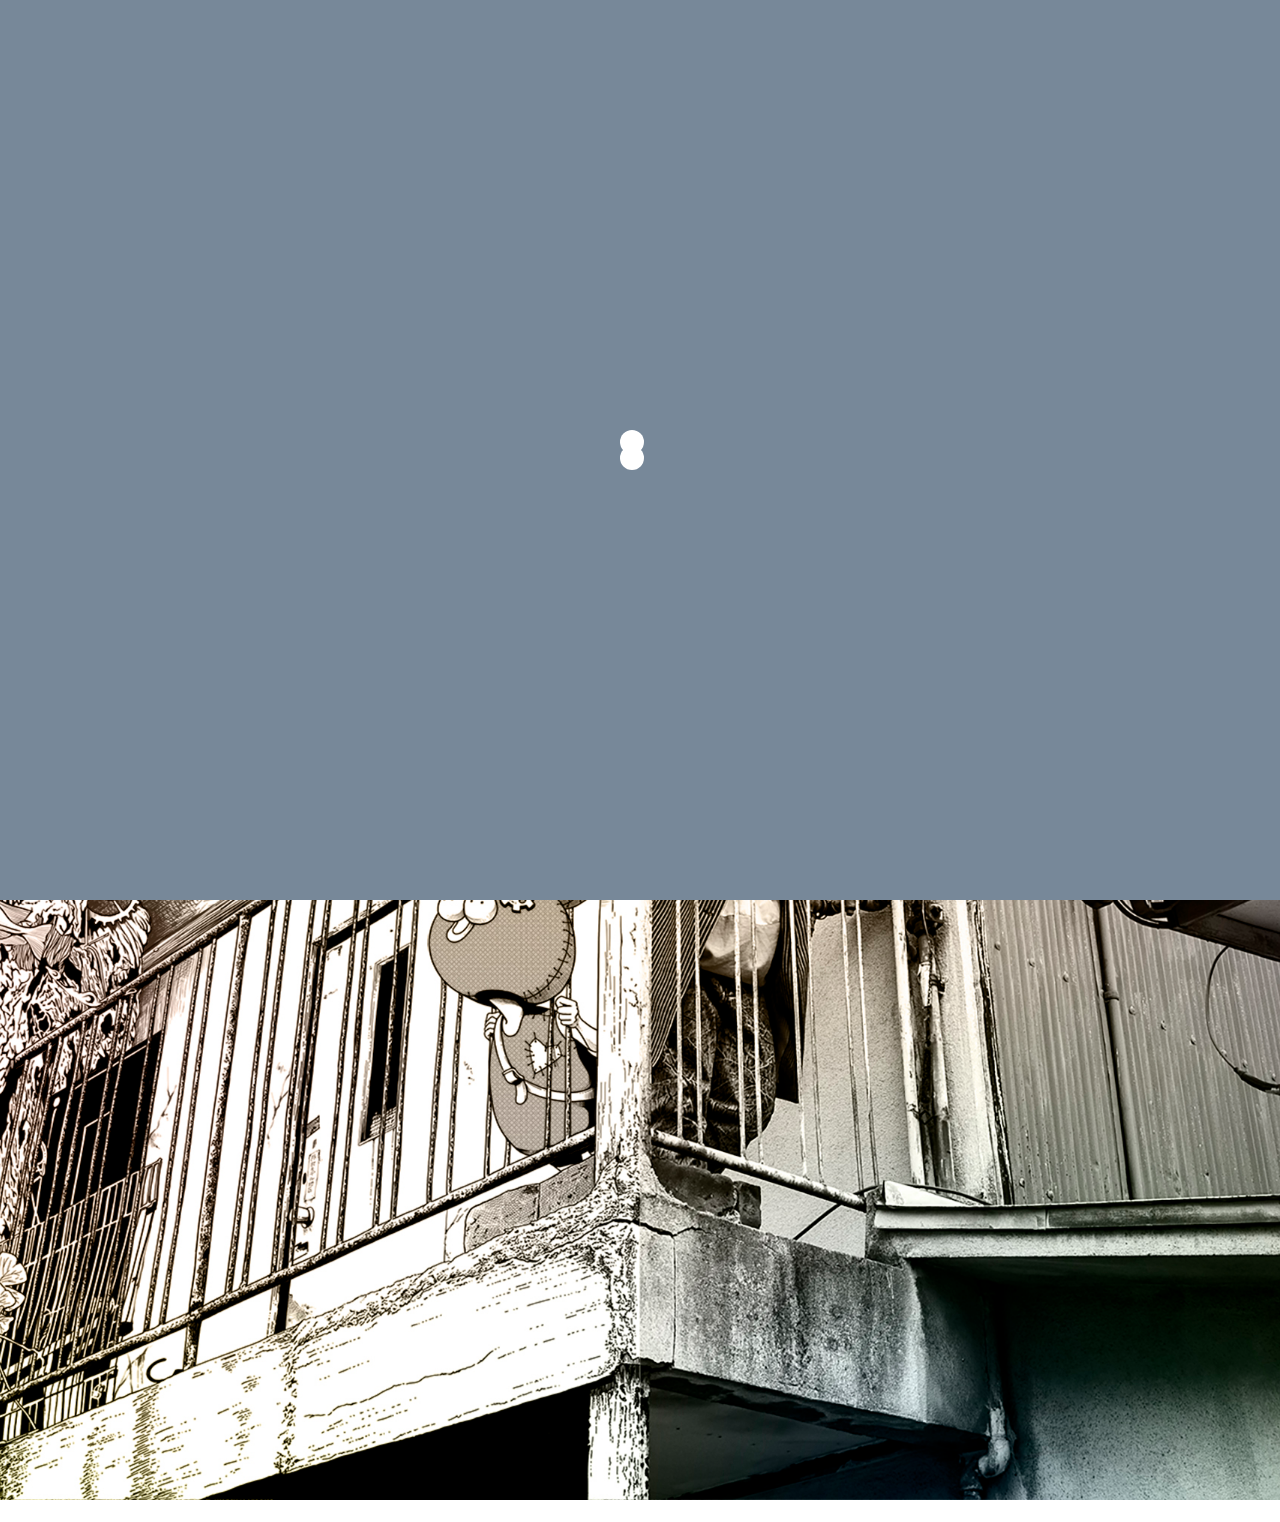
<file: index.html>
<!DOCTYPE html>
<html lang="ja">
    <head>
        <meta charset="utf-8">
        <title>Taros-Art</title>
        <meta name="direction" content="漫画家・イラストレーターとして活動するTaro（たろ）のポートフォリオサイトです。" >
        <meta name="keywords" content="漫画,マンガ,イラスト,ペン画,モノクロ,デジタル" >
        <meta name="viewport" content="width=device-width, initial-scale=1" >
        <link href="//fonts.googleapis.com/css?family=Amatic+SC" rel="stylesheet">
        <link rel="stylesheet" href="css/style.css" >
        <link rel="stylesheet" href="css/fakeLoader.css" >
        <link rel="stylesheet" type="text/css" href="lightbox/jquery.fancybox.css">
        <link rel="icon" type="image/png" href="images/favicon.png" >
        <link rel="stylesheet" href="//maxcdn.bootstrapcdn.com/font-awesome/4.6.1/css/font-awesome.min.css">
        <script src="https://ajax.googleapis.com/ajax/libs/jquery/1.10.2/jquery.min.js"></script>
        <script src="js/fakeLoader.min.js"></script>
        <script src="js/jquery.easing.1.3.js"></script>
        <script src="lightbox/jquery.fancybox.min.js"></script>
        <script src="js/taros-art.js"></script>
    </head>
    
    <body>
        
        <div id="fakeLoader"></div>
        
        <div id="main">
            
            <div id="top-img">
                <img class="left" src="images/top/left.jpg" alt="トップ画像" />
                <img class="right" src="images/top/right.jpg" alt="トップ画像" />
            </div>
            
            <div class="enter-link">
             <p class="enter">
               <a href="gallery.html"><img src="images/top/enter.png" alt="Enterボタン"/></a>  
             </p>
                
            </div>
            
            <div class="content"></div>
　         
        </div>
        
    </body>
</html>
</file>
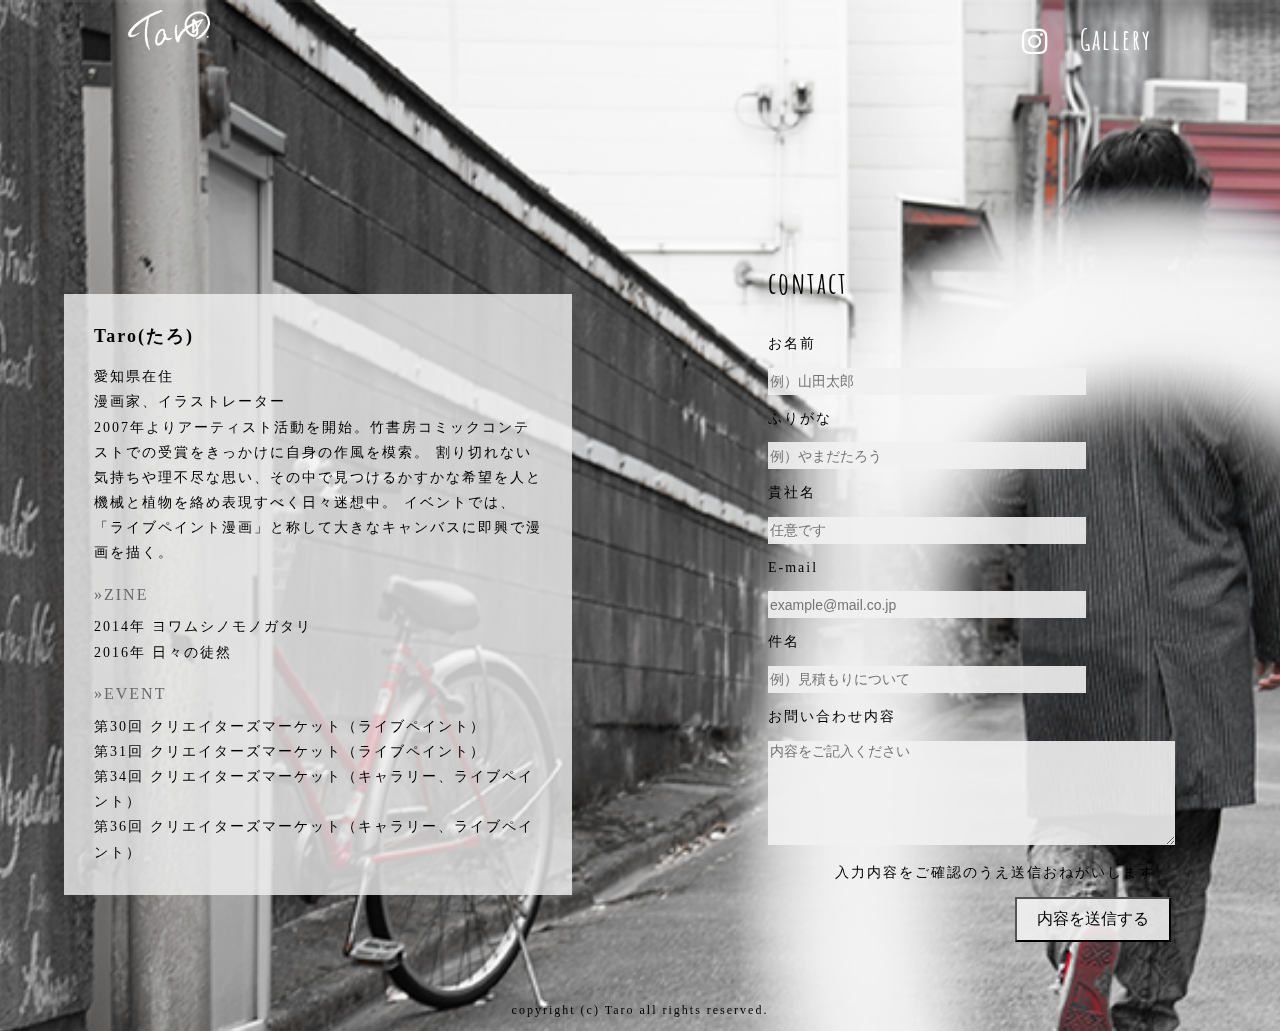
<file: about.html>
<!DOCTYPE html>
<html lang="ja">
    <head>
        <meta charset="utf-8">
        <title>Taros-Art</title>
        <meta name="direction" content="漫画家・イラストレーターとして活動するTaro（たろ）のポートフォリオサイトです。" >
        <meta name="keywords" content="漫画,マンガ,イラスト,ペン画,モノクロ,デジタル" >
        <meta name="viewport" content="width=device-width, initial-scale=1" >
        <link href="//fonts.googleapis.com/css?family=Amatic+SC" rel="stylesheet">
        <link rel="stylesheet" href="css/style.css" >
        <link rel="stylesheet" href="css/fakeLoader.css" >
        <link rel="stylesheet" type="text/css" href="lightbox/jquery.fancybox.css">
        <link rel="stylesheet" href="css/animate.min.css"/>
        <link rel="icon" type="image/png" href="images/favicon.png" >
        <link rel="stylesheet" href="//maxcdn.bootstrapcdn.com/font-awesome/4.6.1/css/font-awesome.min.css">
        <script src="https://ajax.googleapis.com/ajax/libs/jquery/1.10.2/jquery.min.js"></script>
        <script src="js/fakeLoader.min.js"></script>
        <script src="js/jquery.easing.1.3.js"></script>
        <script src="lightbox/jquery.fancybox.min.js"></script>
        <script src="js/taros-art.js"></script>
    </head>
    
    <body>
        <div id="bg" class="animated fadeIn">
            <img class="bg_pc" src="images/about/about_pc.png" alt="" />
            <img class="bg_sp" src="images/about/about_sp.png" alt="" />
        </div>
        
        <header>
            <div id="ab_header_in" class="animated fadeIn">
                <div>
                    <h1><a href="index.html" class="about"><img src="images/about/logo_wt.png" alt="logo" srcset="images/about/logo_wt@2x.png 2x" /></a></h1>
                </div>
                <div class="insta">
                    <a href="https://www.instagram.com/taros_studio/"><i class="fa fa-instagram"></i></a>
                </div>
                <div class="about">
                    <a href="gallery.html" class="animation-link">Gallery</a>
                </div>
            </div>
        </header>
        
        <div id="box" class="animated fadeIn">
            <div class="plofile">
                <div class="text">
                    <h2>Taro(たろ)</h2>
                    <p>愛知県在住<br>
                        漫画家、イラストレーター<br>
                        2007年よりアーティスト活動を開始。竹書房コミックコンテストでの受賞をきっかけに自身の作風を模索。
                        割り切れない気持ちや理不尽な思い、その中で見つけるかすかな希望を人と機械と植物を絡め表現すべく日々迷想中。
                        イベントでは、「ライブペイント漫画」と称して大きなキャンバスに即興で漫画を描く。
                    </p>
                    <p class="title">&raquo;zine</p>
                    <p>
                        2014年&nbsp;ヨワムシノモノガタリ<br>
                        2016年&nbsp;日々の徒然
                    </p>
                    <p class="title">&raquo;event</p>
                    <p>
                        第30回&nbsp;クリエイターズマーケット（ライブペイント）<br>
                        第31回&nbsp;クリエイターズマーケット（ライブペイント）<br>
                        第34回&nbsp;クリエイターズマーケット（キャラリー、ライブペイント）<br>
                        第36回&nbsp;クリエイターズマーケット（キャラリー、ライブペイント）<br>
                    </p>
                </div>
            </div>
            
            <div class="contact">
                <form action="confirm.php" method="post">
                    <h3>contact</h3>
                    <p>お名前</p>
                    <input type="text" name="name" placeholder="例）山田太郎" />
                    <p>ふりがな</p>
                    <input type="text" name="furigana" placeholder="例）やまだたろう" />
                    <p>貴社名</p>
                    <input type="text" name="company" placeholder="任意です" />
                    <p>E-mail</p>
                    <input type="email" name="email" placeholder="example@mail.co.jp" />
                    <p>件名</p>
                    <input type="text" name="subject" placeholder="例）見積もりについて" />
                    <p>お問い合わせ内容</p>
                    <textarea name="body" placeholder="内容をご記入ください"></textarea>
                    <p class="fr_text">
                        入力内容をご確認のうえ送信おねがいします。
                    </p>
                    <div class="btn"><button type="submit">内容を送信する</button></div>
                </form>
            </div>
        </div>
        
        <p class="copy">copyright (c) Taro all rights reserved.</p>
        
        <div>
            <p class="pagetop"><a href="#header_in">&and;</a></p>
        </div>
    </body>
</html>
</file>
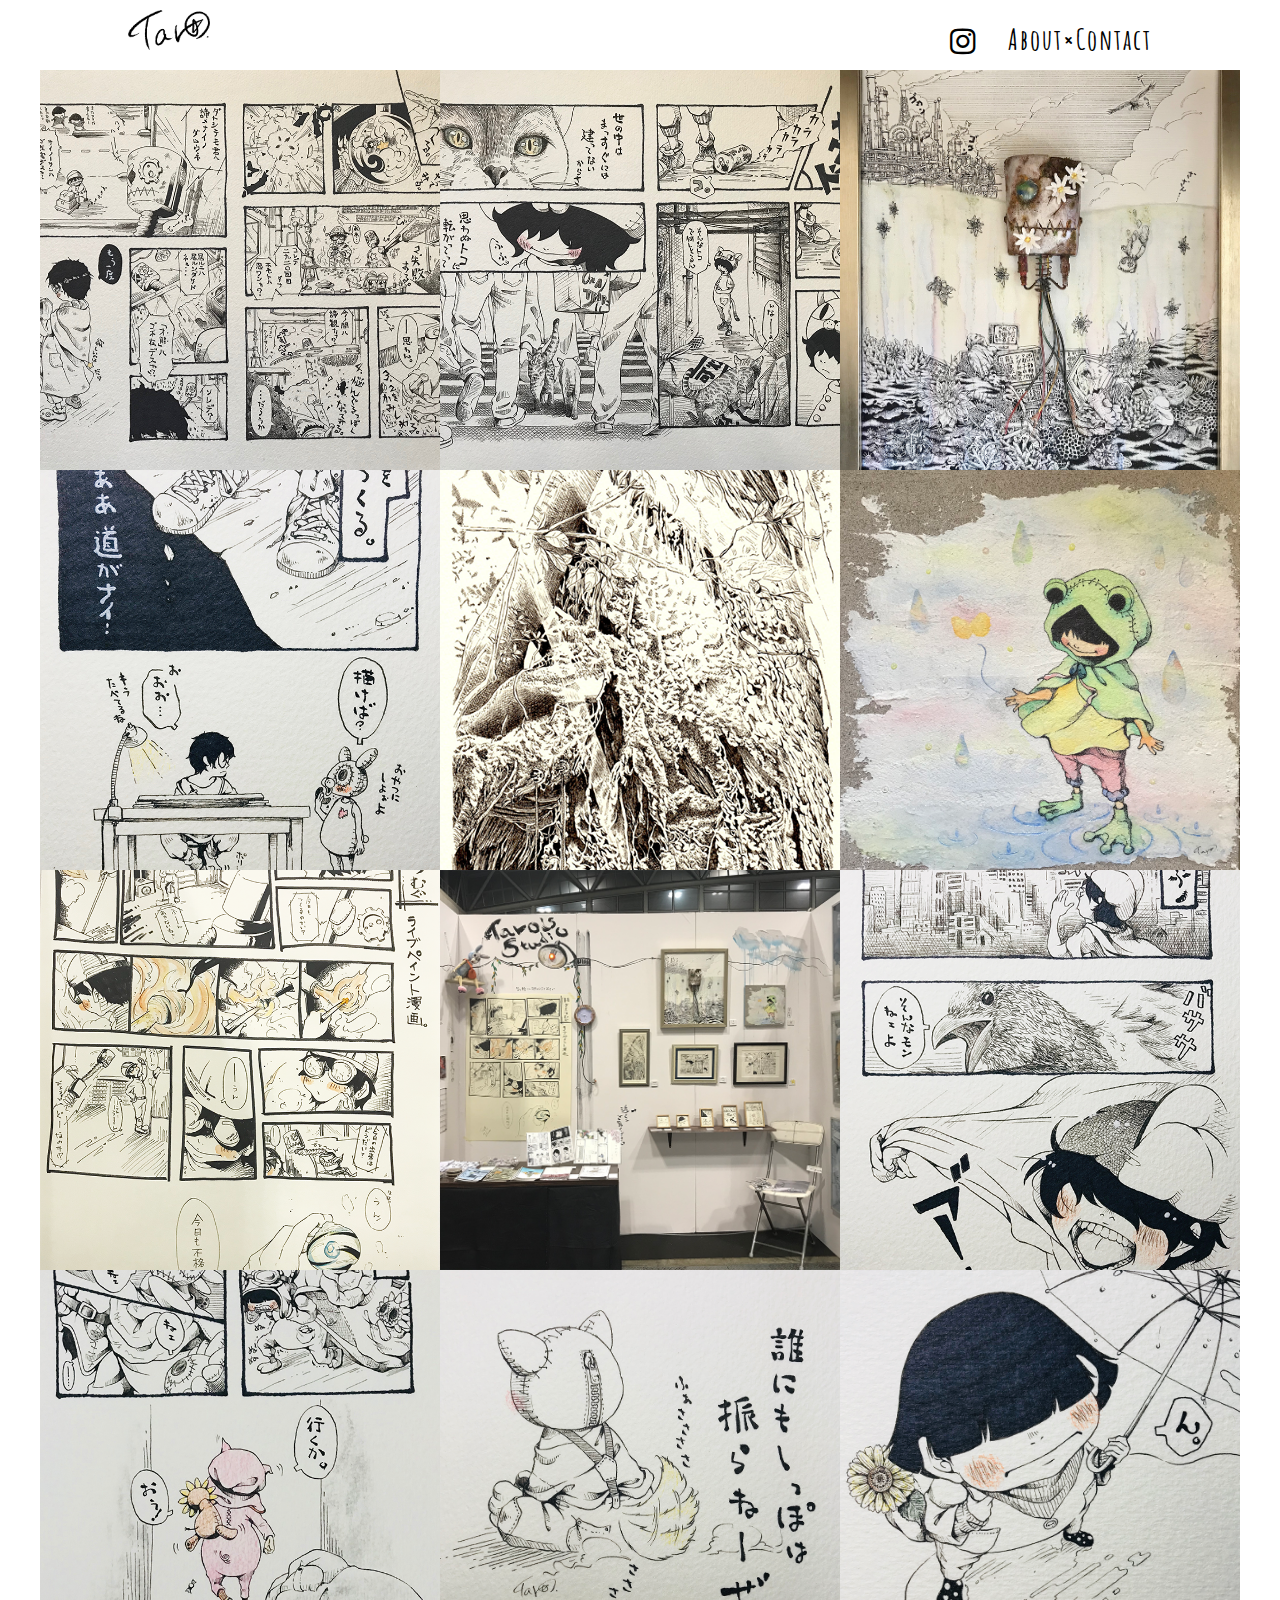
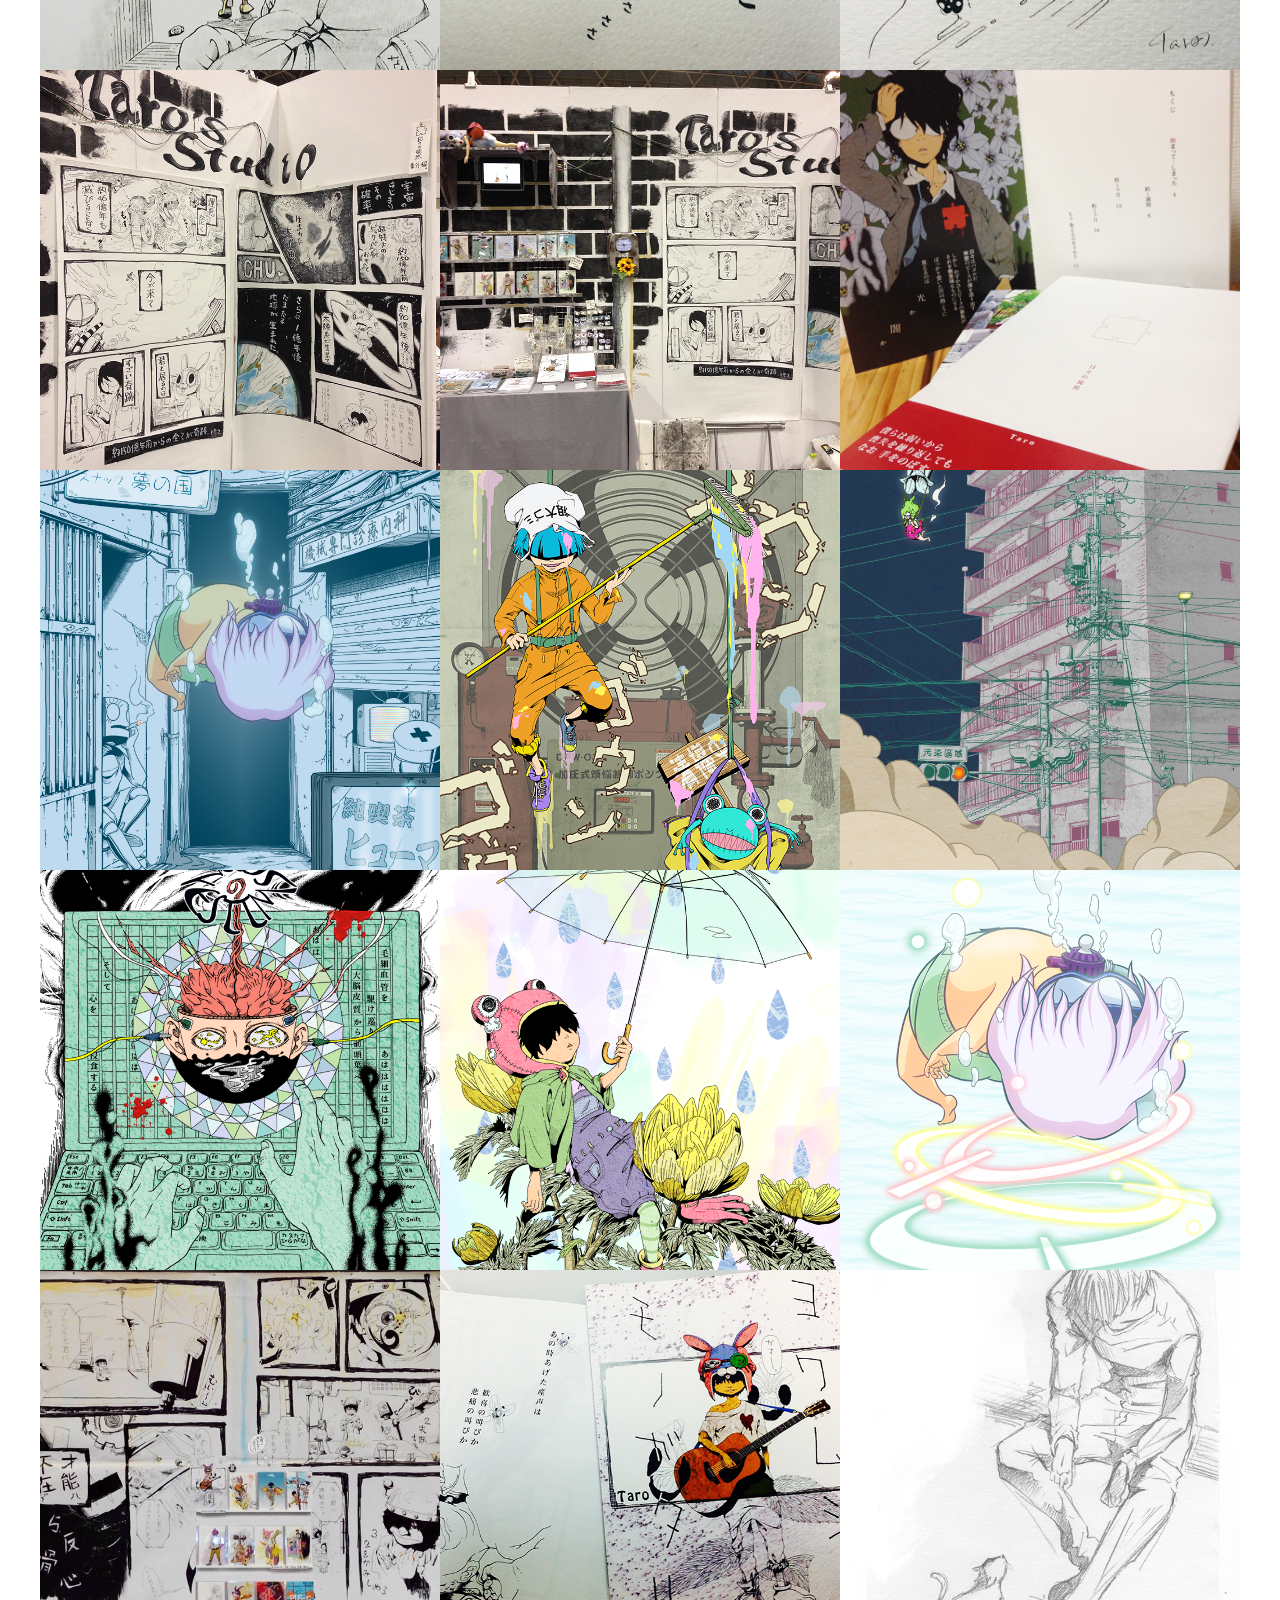
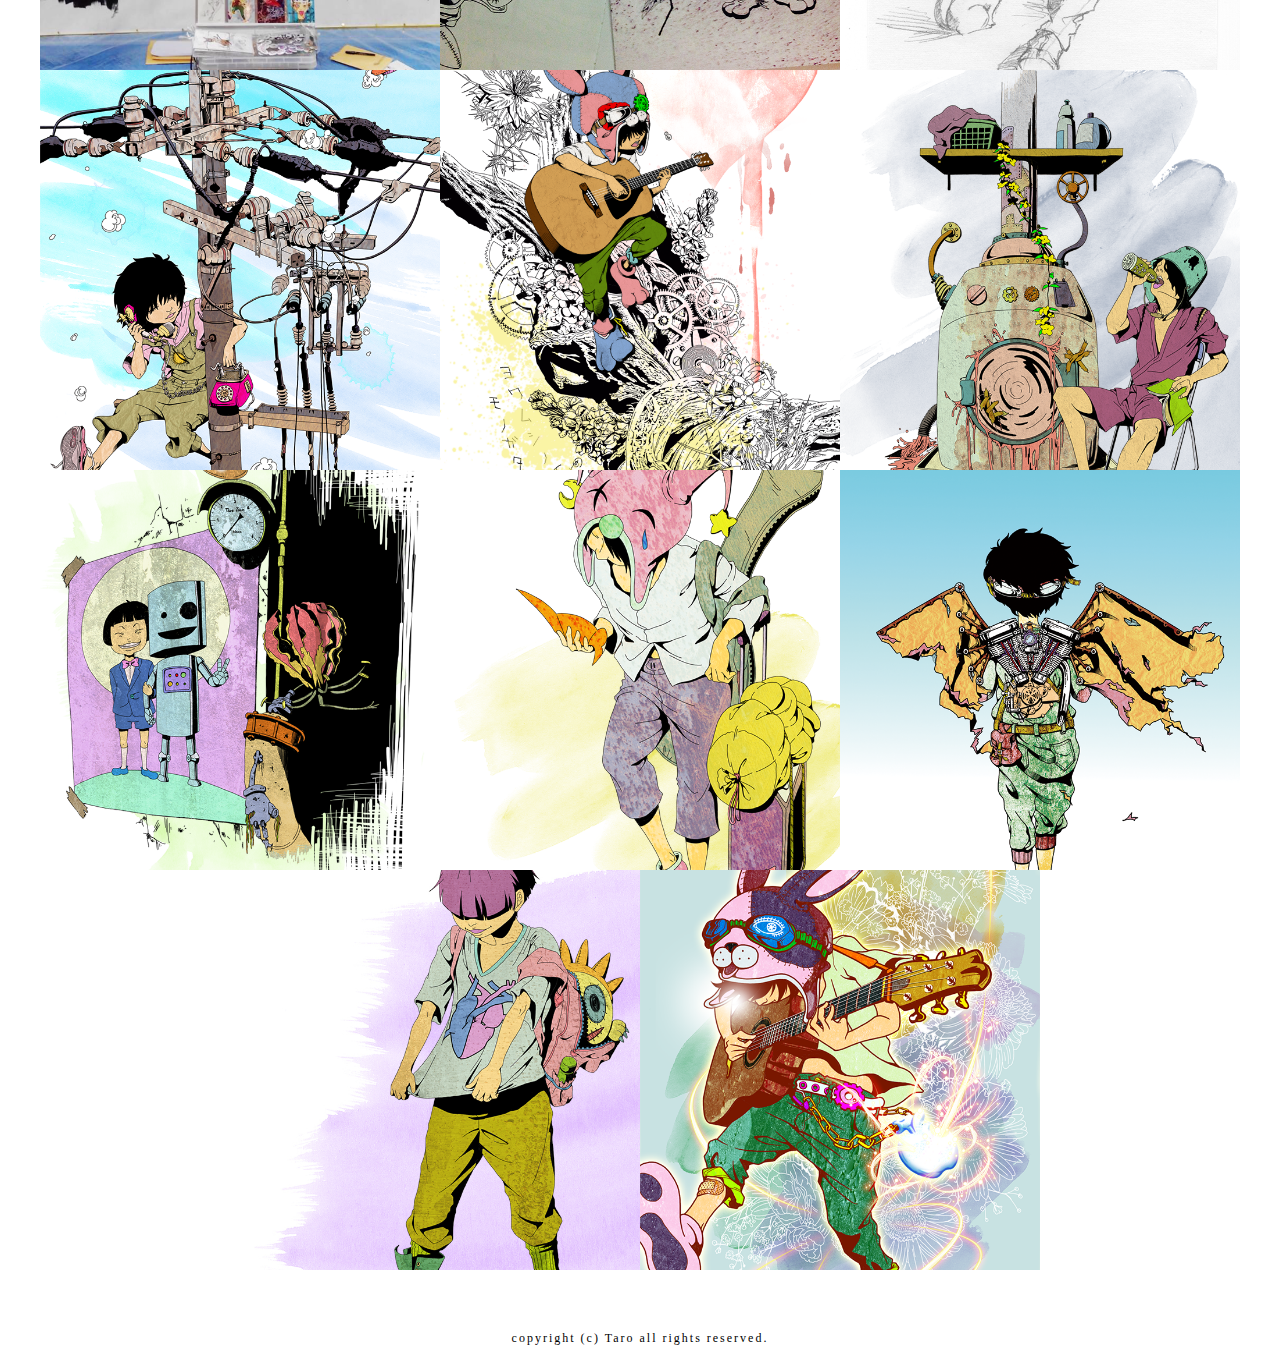
<file: gallery.html>
<!DOCTYPE html>
<html lang="ja">
    <head>
        <meta charset="utf-8">
        <title>Taros-Art</title>
        <meta name="direction" content="漫画家・イラストレーターとして活動するTaro（たろ）のポートフォリオサイトです。" >
        <meta name="keywords" content="漫画,マンガ,イラスト,ペン画,モノクロ,デジタル" >
        <meta name="viewport" content="width=device-width, initial-scale=1" >
        <link href="//fonts.googleapis.com/css?family=Amatic+SC" rel="stylesheet">
        <link rel="stylesheet" href="css/style.css" >
        <link rel="stylesheet" href="css/fakeLoader.css" >
        <link rel="stylesheet" type="text/css" href="lightbox/jquery.fancybox.css">
        <link rel="stylesheet" href="css/animate.min.css"/>
        <link rel="icon" type="image/png" href="images/favicon.png" >
        <link rel="stylesheet" href="//maxcdn.bootstrapcdn.com/font-awesome/4.6.1/css/font-awesome.min.css">
        <script src="https://ajax.googleapis.com/ajax/libs/jquery/1.10.2/jquery.min.js"></script>
        <script src="js/fakeLoader.min.js"></script>
        <script src="js/jquery.easing.1.3.js"></script>
        <script src="lightbox/jquery.fancybox.min.js"></script>
        <script src="js/taros-art.js"></script>
    </head>
    
    <body>
        
        <header>
            <div id="header_in" class="animated fadeInUp">
                <div>
                    <h1><a href="index.html" class="about"><img src="images/top/logo.png" alt="logo" srcset="images/top/logo@2x.png 2x" /></a></h1>
                </div>
                <div class="insta">
                    <a href="https://www.instagram.com/taros_studio/"><i class="fa fa-instagram"></i></a>
                </div>
                <div class="about">
                    <a href="about.html" class="animation-link">About&times;Contact</a>
                </div>
            </div>
        </header>
        
        
        <div id="container" class="animated fadeInUp">
            <div class="item">
                <a href="images/gallery/g-21.png" data-fancybox="group" data-caption="ショート漫画「星をつくる」">
	            <img src="images/gallery/g-21.png" alt=""></a>
            </div>
            <div class="item">
                <a href="images/gallery/g-17.png" data-fancybox="group" data-caption="ショート漫画「世の中のカクド」">
	            <img src="images/gallery/g-17.png" alt=""></a>
            </div>
            <div class="item">
                <a href="images/gallery/g-19.png" data-fancybox="group" data-caption="時">
	            <img src="images/gallery/g-19.png" alt=""></a>
            </div>
            <div class="item">
                <a href="images/gallery/g-20.png" data-fancybox="group" data-caption="ショート漫画「道をつくる」">
	            <img src="images/gallery/g-20.png" alt=""></a>
            </div>
            <div class="item">
                <a href="images/gallery/g-18.png" data-fancybox="group" data-caption="屋久島探検隊">
	            <img src="images/gallery/g-18.png" alt=""></a>
            </div>
            <div class="item">
                <a href="images/gallery/g-22.png" data-fancybox="group" data-caption="雨の日">
	            <img src="images/gallery/g-22.png" alt=""></a>
            </div>
            <div class="item">
                <a href="images/gallery/g-28.png" data-fancybox="group" data-caption="第34回クリエイターズマーケット ライブペイント漫画「日々をつむぐ」">
	            <img src="images/gallery/g-28.png" alt=""></a>
            </div>
            <div class="item">
                <a href="images/gallery/g-27.png" data-fancybox="group" data-caption="第34回クリエイターズマーケット">
	            <img src="images/gallery/g-27.png" alt=""></a>
            </div>
            <div class="item">
                <a href="images/gallery/g-24.png" data-fancybox="group" data-caption="ショート漫画「空をとぶ」">
	            <img src="images/gallery/g-24.png" alt=""></a>
            </div>
            <div class="item">
                <a href="images/gallery/g-23.png" data-fancybox="group" data-caption="ショート漫画「旅に出る」">
	            <img src="images/gallery/g-23.png" alt=""></a>
            </div>
            <div class="item">
                <a href="images/gallery/g-26.png" data-fancybox="group" data-caption="誰にもしっぽは振らねーぜ">
	            <img src="images/gallery/g-26.png" alt=""></a>
            </div>
            <div class="item">
                <a href="images/gallery/g-25.png" data-fancybox="group" data-caption="雨上がり">
	            <img src="images/gallery/g-25.png" alt=""></a>
            </div>
            <div class="item">
                <a href="images/gallery/g-33.png" data-fancybox="group" data-caption="第34回クリエイターズマーケット ライブペイント漫画「宇宙の始まり その確率」">
	            <img src="images/gallery/g-33.png" alt=""></a>
            </div>
            <div class="item">
                <a href="images/gallery/g-32.png" data-fancybox="group" data-caption="第34回クリエイターズマーケット">
	            <img src="images/gallery/g-32.png" alt=""></a>
            </div>
            <div class="item">
                <a href="https://youtu.be/FVJS5Zd-nUQ" data-fancybox="group" data-caption="ZINE「日々の徒然」">
	            <img src="images/gallery/g-31.png" alt=""></a>
            </div>
            <div class="item">
                <a href="images/gallery/g-16.png" data-fancybox="group" data-caption="ロボット街浮遊ベビー">
	            <img src="images/gallery/g-16.png" alt=""></a>
            </div>
            <div class="item">
                <a href="images/gallery/g-15.png" data-fancybox="group" data-caption="煩悩制御装置清掃中">
	            <img src="images/gallery/g-15.png" alt=""></a>
            </div>
            <div class="item">
                <a href="images/gallery/g-14.png" data-fancybox="group" data-caption="落下汚染区域">
	            <img src="images/gallery/g-14.png" alt=""></a>
            </div>
            <div class="item">
                <a href="images/gallery/g-13.png" data-fancybox="group" data-caption="NEEDs WILLs">
	            <img src="images/gallery/g-13.png" alt=""></a>
            </div>
            <div class="item">
                <a href="images/gallery/g-12.png" data-fancybox="group" data-caption="水無月蛙">
	            <img src="images/gallery/g-12.png" alt=""></a>
            </div>
            <div class="item">
                <a href="images/gallery/g-11.png" data-fancybox="group" data-caption="浮遊ベビー">
	            <img src="images/gallery/g-11.png" alt=""></a>
            </div>
            <div class="item">
                <a href="images/gallery/g-30.png" data-fancybox="group" data-caption="第31回クリエイターズマーケット ライブペイント漫画「星をつくる」">
	            <img src="images/gallery/g-30.png" alt=""></a>
            </div>
            <div class="item">
                <a href="https://youtu.be/Hn1TbiiE3t0" data-fancybox="group" data-caption="ZINE「ヨワムシノモノガタリ」">
	            <img src="images/gallery/g-29.png" alt=""></a>
            </div>
            <div class="item">
                <a href="images/gallery/g-10.png" data-fancybox="group" data-caption="やさしい人ってなんだろね">
	            <img src="images/gallery/g-10.png" alt=""></a>
            </div>
            <div class="item">
                <a href="images/gallery/g-09.png" data-fancybox="group" data-caption="君の声が聞こえるよ">
	            <img src="images/gallery/g-09.png" alt=""></a>
            </div>
            <div class="item">
                <a href="images/gallery/g-08.png" data-fancybox="group" data-caption="ヨワムシノモノガタリ">
	            <img src="images/gallery/g-08.png" alt=""></a>
            </div>
            <div class="item">
                <a href="images/gallery/g-07.png" data-fancybox="group" data-caption="汚洗濯">
	            <img src="images/gallery/g-07.png" alt=""></a>
            </div>
            <div class="item">
                <a href="images/gallery/g-06.png" data-fancybox="group" data-caption="古捨新欲">
	            <img src="images/gallery/g-06.png" alt=""></a>
            </div>
            <div class="item">
                <a href="images/gallery/g-05.png" data-fancybox="group" data-caption="行先">
	            <img src="images/gallery/g-05.png" alt=""></a>
            </div>
            <div class="item">
                <a href="images/gallery/g-03.png" data-fancybox="group" data-caption="からぽっぽのデカ頭と オンボロボンの翼だけれど おいらも空を飛びたいんよ">
	            <img src="images/gallery/g-03.png" alt=""></a>
            </div>
            <div class="item">
                <a href="images/gallery/g-02.png" data-fancybox="group" data-caption="おいらの心臓動いてるぜ">
	            <img src="images/gallery/g-02.png" alt=""></a>
            </div>
            <div class="item">
                <a href="images/gallery/g-01.png" data-fancybox="group" data-caption="guitar boy">
	            <img src="images/gallery/g-01.png" alt=""></a>
            </div>
        </div>
        
        <p class="copy">copyright (c) Taro all rights reserved.</p>
        
        <div>
            <p class="pagetop"><a href="#header_in">&and;</a></p>
        </div>
    </body>
</html>
</file>
<file: css/style.css>
@charset "UTF-8";
@import url("https://fonts.googleapis.com/css?family=Amatic+SC");
/* Base ------------------------------------------------------------------------------*/
html {
  font-size: 62.5%; }

body {
  font-size: 1.2rem;
  line-height: 1.4;
  letter-spacing: 0.2rem;
  margin: 0;
  padding: 0; }

a {
  text-decoration: none; }

/* header ----------------------------------------------------------------------------*/
/* indexページ -------------------------------------------------------------------------ここから--------*/
#main {
  position: relative; }
  #main #top-img {
    position: relative;
    width: 100%;
    z-index: 1; }
    #main #top-img img {
      width: 50%;
      height: 1500px;
      object-fit: cover;
      z-index: 1; }
    #main #top-img .left {
      top: 0;
      right: 50%;
      object-position: 100% 0; }
    #main #top-img .right {
      position: absolute;
      top: 0;
      left: 50%;
      object-position: 0 0; }
  #main .enter-link {
    z-index: 100;
    position: absolute;
    top: 40%;
    width: 100%; }
    #main .enter-link p {
      width: 100%;
      text-align: center;
      font-size: 60px;
      color: white;
      font-weight: bold; }
  #main .content {
    display: block;
    position: absolute;
    top: 0;
    bottom: 0;
    left: 0;
    right: 0;
    width: 50%;
    margin: auto;
    background: url(../images/top/inner_pc.png) no-repeat center center;
    background-size: contain;
    text-align: center; }

@media (max-width: 959px) {
  #main #top-img img {
    height: 1200px; }
  #main .enter-link {
    top: 35%; }
  #main .content {
    top: -130px;
    width: 90%;
    background: url(../images/top/inner_sp.png) no-repeat center center;
    background-size: contain; } }
@media (max-width: 599px) {
  #main #top-img img {
    height: 800px; }
  #main #top-img .left {
    position: absolute;
    top: -100px; }
  #main #top-img .right {
    top: -100px; }
  #main .enter-link {
    top: 200px; }
    #main .enter-link img {
      width: 50%; }
  #main .content {
    top: 500px;
    width: 100%;
    height: 500px; } }
/* gallery ----------------------------------------------------------------------------galleryここから--------*/
/* header----------------------------------------------------*/
#header_in {
  width: 80%;
  height: 70px;
  margin: auto;
  display: -webkit-flex;
  display: flex; }
  #header_in h1 {
    margin-top: 10px; }
    #header_in h1 img {
      height: 40px; }
  #header_in .insta {
    margin-left: auto;
    box-sizing: border-box;
    padding-top: 26px;
    padding-right: 30px; }
    #header_in .insta a {
      color: #000; }
      #header_in .insta a i {
        font-size: 3.0rem; }
  #header_in .about {
    box-sizing: border-box;
    padding-top: 20px; }
    #header_in .about a {
      font-family: "Amatic SC", cursive;
      color: #000;
      font-size: 2.8rem;
      font-weight: bold; }

@media (max-width: 959px) {
  #header_in {
    width: 90%; } }
@media (max-width: 599px) {
  #header_in {
    width: 95%;
    height: 50px; }
    #header_in h1 img {
      height: 30px; }
    #header_in .insta {
      padding-top: 20px;
      padding-right: 10px; }
      #header_in .insta a i {
        font-size: 2.5rem; }
    #header_in .about a {
      font-size: 1.8rem; } }
/*container----------------------------------------------------*/
#container {
  display: -webkit-flex;
  display: flex;
  flex-wrap: wrap;
  justify-content: center; }
  #container .item {
    width: 400px;
    height: 400px; }
    #container .item a {
      outline: none; }
      #container .item a img {
        width: 400px;
        height: 400px;
        object-fit: cover; }

@media (max-width: 959px) {
  #container .item {
    width: 350px;
    height: 350px; }
    #container .item img {
      width: 350px;
      height: 350px; } }
@media (max-width: 599px) {
  #container {
    flex-direction: column; }
    #container .item {
      width: 100%;
      height: 100%; }
      #container .item img {
        width: 100%;
        height: 100%; } }
/*pagetop----------------------------------------------------*/
.pagetop {
  display: none;
  position: fixed;
  margin: 0;
  bottom: 0;
  width: 60px;
  height: 60px;
  background: #555;
  -moz-border-radius: 50% 50% 0 0;
  -webkit-border-radius: 50%;
  border-radius: 50% 50% 0 0;
  right: 20px;
  text-align: center;
  cursor: pointer; }
  .pagetop a {
    font-size: 3.0rem;
    color: white;
    position: fixed;
    bottom: 10px;
    right: 38px; }

@media (max-width: 599px) {
  .pagetop {
    width: 40px;
    height: 40px; }
    .pagetop a {
      font-size: 2.0rem;
      bottom: 5px;
      right: 32px; } }
/*copy---------------------------------------------------------------------*/
.copy {
  text-align: center;
  margin-top: 60px; }

@media (max-width: 599px) {
  .copy {
    font-size: 1.0rem; } }
/* aboutページ-----------------------------------------------------------aboutここから----------*/
/*bg-----------------------------------------------------------------------*/
#bg {
  position: fixed;
  z-index: -10;
  width: 100%;
  height: 1500px; }
  #bg .bg_sp {
    display: none; }
  #bg img {
    width: 100%;
    height: 100%;
    object-fit: cover; }

@media (max-width: 959px) {
  #bg {
    height: auto; }
    #bg .bg_pc {
      display: none; }
    #bg .bg_sp {
      display: block; }
    #bg img {
      height: auto; } }
@media (max-width: 599px) {
  #bg {
    height: 700px; }
    #bg .bg_pc {
      display: none; }
    #bg .bg_sp {
      display: block; }
    #bg img {
      height: 100%; } }
/* header----------------------------------------------------*/
#ab_header_in {
  width: 80%;
  height: 70px;
  margin: auto;
  display: -webkit-flex;
  display: flex; }
  #ab_header_in h1 {
    margin-top: 10px; }
    #ab_header_in h1 img {
      height: 40px; }
  #ab_header_in .insta {
    margin-left: auto;
    box-sizing: border-box;
    padding-top: 26px;
    padding-right: 30px; }
    #ab_header_in .insta a {
      color: white; }
      #ab_header_in .insta a i {
        font-size: 3.0rem; }
  #ab_header_in .about {
    box-sizing: border-box;
    padding-top: 20px; }
    #ab_header_in .about a {
      font-family: "Amatic SC", cursive;
      color: white;
      font-size: 2.8rem;
      font-weight: bold; }

@media (max-width: 959px) {
  #ab_header_in {
    width: 90%; } }
@media (max-width: 599px) {
  #ab_header_in {
    width: 95%;
    height: 50px; }
    #ab_header_in h1 img {
      height: 30px; }
    #ab_header_in .insta {
      padding-top: 20px;
      padding-right: 10px; }
      #ab_header_in .insta a i {
        font-size: 2.5rem; }
    #ab_header_in .about a {
      font-size: 1.8rem; } }
/*box-----------------------------------------------------------------------*/
#box {
  display: -webkit-flex;
  display: flex;
  z-index: 100;
  position: relative; }
  #box .plofile {
    -webkit-flex: 1;
    flex: 1; }
    #box .plofile .text {
      width: 70%;
      background: rgba(241, 241, 241, 0.8);
      margin-top: 35%;
      margin-left: 10%;
      padding: 30px; }
      #box .plofile .text h2 {
        margin-top: 0; }
      #box .plofile .text p {
        font-size: 1.4rem;
        line-height: 1.8;
        margin: 0; }
      #box .plofile .text .title {
        font-size: 1.6rem;
        text-transform: uppercase;
        color: #696969;
        margin-top: 15px;
        margin-bottom: 5px; }
  #box .contact {
    -webkit-flex: 1;
    flex: 1; }
    #box .contact form {
      width: 70%;
      margin-top: 30%;
      margin-left: 20%;
      margin-right: 10%; }
      #box .contact form h3 {
        font-family: "Amatic SC", cursive;
        font-size: 3.0rem; }
      #box .contact form p {
        font-size: 1.4rem; }
      #box .contact form input {
        width: 70%;
        height: 25px;
        font-size: 1.4rem;
        border: none;
        background: rgba(241, 241, 241, 0.9); }
      #box .contact form textarea {
        width: 90%;
        height: 100px;
        font-size: 1.4rem;
        border: none;
        background: rgba(241, 241, 241, 0.9); }
      #box .contact form .fr_text {
        width: 90%;
        text-align: right; }
      #box .contact form .btn {
        width: 90%;
        text-align: right; }
        #box .contact form .btn button {
          padding: 10px 20px;
          font-size: 1.6rem;
          background: rgba(241, 241, 241, 0.9); }

@media (max-width: 959px) {
  #box {
    display: -webkit-flex;
    display: flex;
    -webkit-flex-direction: column;
    flex-direction: column; }
    #box .plofile {
      margin-top: 15%; }
      #box .plofile .text {
        margin: auto; }
    #box .contact {
      -webkit-flex: 1;
      flex: 1; }
      #box .contact form {
        width: 80%;
        margin: auto; }
        #box .contact form textarea {
          width: 100%; }
        #box .contact form .fr_text {
          width: 100%; }
        #box .contact form .btn {
          width: 100%; } }
@media (max-width: 599px) {
  #box {
    display: -webkit-flex;
    display: flex; }
    #box .plofile .text {
      width: 80%;
      padding: 15px; }
    #box .contact {
      -webkit-flex: 1;
      flex: 1; }
      #box .contact form {
        width: 90%; }
        #box .contact form .fr_text {
          text-align: left; }
        #box .contact form .btn {
          text-align: center; }
          #box .contact form .btn button {
            width: 100%; } }
/*php---------------------------------------------------------------------------------phpここから-------*/
.contact .echo {
  width: 70%;
  margin-top: 35%;
  margin-left: 15%;
  margin-right: 10%;
  font-size: 1.4rem;
  line-height: 1.8;
  background: rgba(241, 241, 241, 0.8);
  padding: 30px; }
.contact .pageback {
  display: none; }

@media (max-width: 959px) {
  .contact .echo {
    width: 70%;
    margin: 50px auto;
    padding: 30px; } }
@media (max-width: 595px) {
  .plo_php {
    display: none; }

  .contact .echo {
    width: 80%;
    padding: 15px; }
  .contact .pageback {
    display: block;
    padding: 30px 20px;
    text-align: right;
    font-size: 1.4rem; }
    .contact .pageback a {
      color: black; }
      .contact .pageback a span {
        font-family: "Amatic SC", cursive;
        font-size: 1.6rem;
        font-weight: bold; } }

/*# sourceMappingURL=style.css.map */
</file>
<file: css/fakeLoader.css>
/**********************
 *CSS Animations by:
 *http://codepen.io/vivinantony
***********************/
.spinner1 {
  width: 40px;
  height: 40px;
  position: relative;
}


.double-bounce1, .double-bounce2 {
  width: 100%;
  height: 100%;
  border-radius: 50%;
  background-color: #fff;
  opacity: 0.6;
  position: absolute;
  top: 0;
  left: 0;
  
  -webkit-animation: bounce 2.0s infinite ease-in-out;
  animation: bounce 2.0s infinite ease-in-out;
}

.double-bounce2 {
  -webkit-animation-delay: -1.0s;
  animation-delay: -1.0s;
}

@-webkit-keyframes bounce {
  0%, 100% { -webkit-transform: scale(0.0) }
  50% { -webkit-transform: scale(1.0) }
}

@keyframes bounce {
  0%, 100% { 
    transform: scale(0.0);
    -webkit-transform: scale(0.0);
  } 50% { 
    transform: scale(1.0);
    -webkit-transform: scale(1.0);
  }
}

.spinner2 {
  width: 40px;
  height: 40px;
  position: relative;
}


.container1 > div, .container2 > div, .container3 > div {
  width: 6px;
  height: 6px;
  background-color: #fff;

  border-radius: 100%;
  position: absolute;
  -webkit-animation: bouncedelay 1.2s infinite ease-in-out;
  animation: bouncedelay 1.2s infinite ease-in-out;
  /* Prevent first frame from flickering when animation starts */
  -webkit-animation-fill-mode: both;
  animation-fill-mode: both;
}

.spinner2 .spinner-container {
  position: absolute;
  width: 100%;
  height: 100%;
}

.container2 {
  -webkit-transform: rotateZ(45deg);
  transform: rotateZ(45deg);
}

.container3 {
  -webkit-transform: rotateZ(90deg);
  transform: rotateZ(90deg);
}

.circle1 { top: 0; left: 0; }
.circle2 { top: 0; right: 0; }
.circle3 { right: 0; bottom: 0; }
.circle4 { left: 0; bottom: 0; }

.container2 .circle1 {
  -webkit-animation-delay: -1.1s;
  animation-delay: -1.1s;
}

.container3 .circle1 {
  -webkit-animation-delay: -1.0s;
  animation-delay: -1.0s;
}

.container1 .circle2 {
  -webkit-animation-delay: -0.9s;
  animation-delay: -0.9s;
}

.container2 .circle2 {
  -webkit-animation-delay: -0.8s;
  animation-delay: -0.8s;
}

.container3 .circle2 {
  -webkit-animation-delay: -0.7s;
  animation-delay: -0.7s;
}

.container1 .circle3 {
  -webkit-animation-delay: -0.6s;
  animation-delay: -0.6s;
}

.container2 .circle3 {
  -webkit-animation-delay: -0.5s;
  animation-delay: -0.5s;
}

.container3 .circle3 {
  -webkit-animation-delay: -0.4s;
  animation-delay: -0.4s;
}

.container1 .circle4 {
  -webkit-animation-delay: -0.3s;
  animation-delay: -0.3s;
}

.container2 .circle4 {
  -webkit-animation-delay: -0.2s;
  animation-delay: -0.2s;
}

.container3 .circle4 {
  -webkit-animation-delay: -0.1s;
  animation-delay: -0.1s;
}

@-webkit-keyframes bouncedelay {
  0%, 80%, 100% { -webkit-transform: scale(0.0) }
  40% { -webkit-transform: scale(1.0) }
}

@keyframes bouncedelay {
  0%, 80%, 100% { 
    transform: scale(0.0);
    -webkit-transform: scale(0.0);
  } 40% { 
    transform: scale(1.0);
    -webkit-transform: scale(1.0);
  }
}

.spinner3 {
  width: 40px;
  height: 40px;
  position: relative;  
  -webkit-animation: rotate 2.0s infinite linear;
  animation: rotate 2.0s infinite linear;
}

.dot1, .dot2 {
  width: 60%;
  height: 60%;
  display: inline-block;
  position: absolute;
  top: 0;
  background-color: #fff;
  border-radius: 100%;
  
  -webkit-animation: bounce 2.0s infinite ease-in-out;
  animation: bounce 2.0s infinite ease-in-out;
}

.dot2 {
  top: auto;
  bottom: 0px;
  -webkit-animation-delay: -1.0s;
  animation-delay: -1.0s;
}

@-webkit-keyframes rotate { 100% { -webkit-transform: rotate(360deg) }}
@keyframes rotate { 100% { transform: rotate(360deg); -webkit-transform: rotate(360deg) }}

@-webkit-keyframes bounce {
  0%, 100% { -webkit-transform: scale(0.0) }
  50% { -webkit-transform: scale(1.0) }
}

@keyframes bounce {
  0%, 100% { 
    transform: scale(0.0);
    -webkit-transform: scale(0.0);
  } 50% { 
    transform: scale(1.0);
    -webkit-transform: scale(1.0);
  }
}

.spinner4 {
  width: 30px;
  height: 30px;
  background-color: #fff;
  -webkit-animation: rotateplane 1.2s infinite ease-in-out;
  animation: rotateplane 1.2s infinite ease-in-out;
}

@-webkit-keyframes rotateplane {
  0% { -webkit-transform: perspective(120px) }
  50% { -webkit-transform: perspective(120px) rotateY(180deg) }
  100% { -webkit-transform: perspective(120px) rotateY(180deg)  rotateX(180deg) }
}

@keyframes rotateplane {
  0% { 
    transform: perspective(120px) rotateX(0deg) rotateY(0deg);
    -webkit-transform: perspective(120px) rotateX(0deg) rotateY(0deg) 
  } 50% { 
    transform: perspective(120px) rotateX(-180.1deg) rotateY(0deg);
    -webkit-transform: perspective(120px) rotateX(-180.1deg) rotateY(0deg) 
  } 100% { 
    transform: perspective(120px) rotateX(-180deg) rotateY(-179.9deg);
    -webkit-transform: perspective(120px) rotateX(-180deg) rotateY(-179.9deg);
  }
}

.spinner5 {
  width: 32px;
  height: 32px;
  position: relative;
}

.cube1, .cube2 {
  background-color: #fff;
  width: 10px;
  height: 10px;
  position: absolute;
  top: 0;
  left: 0;
  
  -webkit-animation: cubemove 1.8s infinite ease-in-out;
  animation: cubemove 1.8s infinite ease-in-out;
}

.cube2 {
  -webkit-animation-delay: -0.9s;
  animation-delay: -0.9s;
}

@-webkit-keyframes cubemove {
  25% { -webkit-transform: translateX(42px) rotate(-90deg) scale(0.5) }
  50% { -webkit-transform: translateX(42px) translateY(42px) rotate(-180deg) }
  75% { -webkit-transform: translateX(0px) translateY(42px) rotate(-270deg) scale(0.5) }
  100% { -webkit-transform: rotate(-360deg) }
}

@keyframes cubemove {
  25% { 
    transform: translateX(42px) rotate(-90deg) scale(0.5);
    -webkit-transform: translateX(42px) rotate(-90deg) scale(0.5);
  } 50% { 
    transform: translateX(42px) translateY(42px) rotate(-179deg);
    -webkit-transform: translateX(42px) translateY(42px) rotate(-179deg);
  } 50.1% { 
    transform: translateX(42px) translateY(42px) rotate(-180deg);
    -webkit-transform: translateX(42px) translateY(42px) rotate(-180deg);
  } 75% { 
    transform: translateX(0px) translateY(42px) rotate(-270deg) scale(0.5);
    -webkit-transform: translateX(0px) translateY(42px) rotate(-270deg) scale(0.5);
  } 100% { 
    transform: rotate(-360deg);
    -webkit-transform: rotate(-360deg);
  }
}

.spinner6 {
  width: 50px;
  height: 30px;
  text-align: center;
}

.spinner6 > div {
  background-color: #fff;
  height: 100%;
  width: 6px;
  margin-left:2px;
  display: inline-block;
  
  -webkit-animation: stretchdelay 1.2s infinite ease-in-out;
  animation: stretchdelay 1.2s infinite ease-in-out;
}

.spinner6 .rect2 {
  -webkit-animation-delay: -1.1s;
  animation-delay: -1.1s;
}

.spinner6 .rect3 {
  -webkit-animation-delay: -1.0s;
  animation-delay: -1.0s;
}

.spinner6 .rect4 {
  -webkit-animation-delay: -0.9s;
  animation-delay: -0.9s;
}

.spinner6 .rect5 {
  -webkit-animation-delay: -0.8s;
  animation-delay: -0.8s;
}

@-webkit-keyframes stretchdelay {
  0%, 40%, 100% { -webkit-transform: scaleY(0.4) }  
  20% { -webkit-transform: scaleY(1.0) }
}

@keyframes stretchdelay {
  0%, 40%, 100% { 
    transform: scaleY(0.4);
    -webkit-transform: scaleY(0.4);
  }  20% { 
    transform: scaleY(1.0);
    -webkit-transform: scaleY(1.0);
  }
}
  .spinner7 {
      width: 90px;
      height: 30px;
      text-align: center;
    }

    .spinner7 > div {
      background-color: #fff;
      height: 15px;
      width: 15px;
      margin-left:3px;
      border-radius: 50%;
      display: inline-block;
      
      -webkit-animation: stretchdelay 0.7s infinite ease-in-out;
      animation: stretchdelay 0.7s infinite ease-in-out;
    }

    .spinner7 .circ2 {
      -webkit-animation-delay: -0.6s;
      animation-delay: -0.6s;
    }

    .spinner7 .circ3 {
      -webkit-animation-delay: -0.5s;
      animation-delay: -0.5s;
    }

    .spinner7 .circ4 {
      -webkit-animation-delay: -0.4s;
      animation-delay: -0.4s;
    }

    .spinner7 .circ5 {
      -webkit-animation-delay: -0.3s;
      animation-delay: -0.3s;
    }

    @-webkit-keyframes stretchdelay {
      0%, 40%, 100% { -webkit-transform: translateY(-10px) }  
      20% { -webkit-transform: translateY(-20px) }
    }

    @keyframes stretchdelay {
      0%, 40%, 100% { 
        transform: translateY(-10px);
        -webkit-transform: translateY(-10px);
      } 20% {
        transform: translateY(-20px);
        -webkit-transform: translateY(-20px);
      }
    }
</file>
